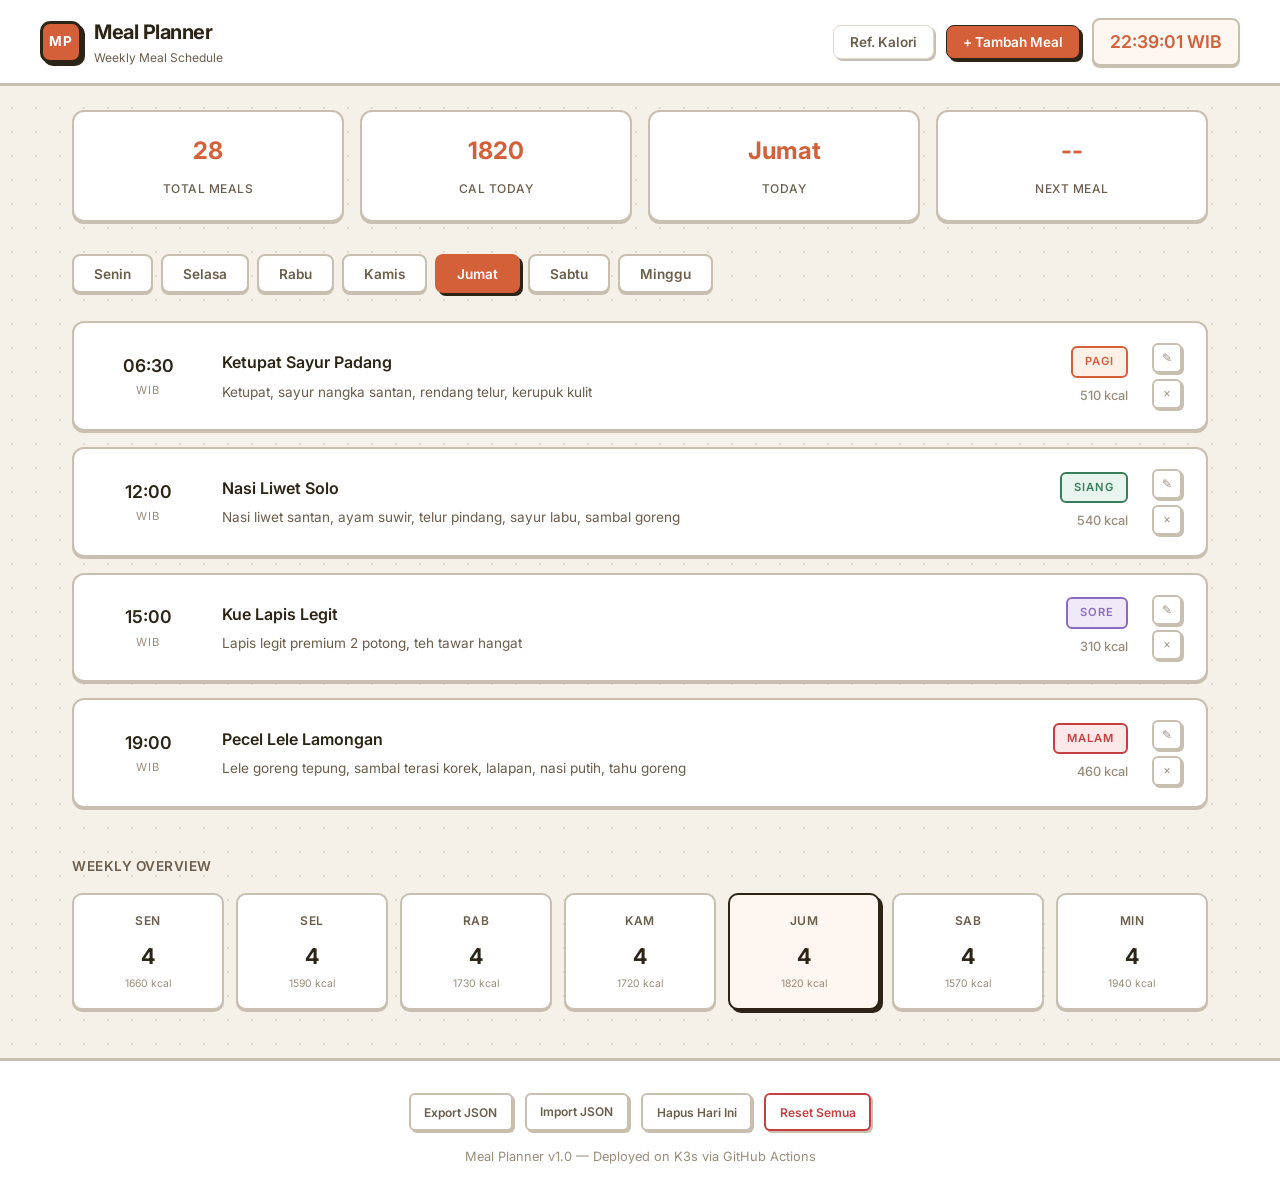
<file: app/index.html>
<!DOCTYPE html>
<html lang="id">
<head>
  <meta charset="UTF-8">
  <meta name="viewport" content="width=device-width, initial-scale=1.0">
  <title>Meal Planner - Weekly Schedule</title>
  <link rel="preconnect" href="https://fonts.googleapis.com">
  <link href="https://fonts.googleapis.com/css2?family=Inter:wght@300;400;500;600;700&display=swap" rel="stylesheet">
  <link rel="stylesheet" href="style.css">
</head>
<body>
  <header>
    <div class="header-content">
      <div class="logo">
        <div class="logo-icon">MP</div>
        <div>
          <h1>Meal Planner</h1>
          <p class="subtitle">Weekly Meal Schedule</p>
        </div>
      </div>
      <div class="header-actions">
        <button class="btn-ref" onclick="toggleCalRef()" title="Referensi Kalori">Ref. Kalori</button>
        <button class="btn-add" onclick="toggleForm()" id="btnAdd">+ Tambah Meal</button>
        <div class="clock" id="clock">--:--:-- WIB</div>
      </div>
    </div>
  </header>

  <!-- FORM TAMBAH MEAL -->
  <div class="form-overlay" id="formOverlay" onclick="toggleForm()"></div>
  <div class="form-panel" id="formPanel">
    <div class="form-header">
      <h2 id="formTitle">Tambah Meal</h2>
      <button class="btn-close" onclick="toggleForm()">&times;</button>
    </div>
    <form id="mealForm" onsubmit="saveMeal(event)">
      <input type="hidden" id="fEditId" value="">
      <div class="form-row">
        <div class="form-group">
          <label>Hari</label>
          <select id="fDay" required>
            <option value="Senin">Senin</option>
            <option value="Selasa">Selasa</option>
            <option value="Rabu">Rabu</option>
            <option value="Kamis">Kamis</option>
            <option value="Jumat">Jumat</option>
            <option value="Sabtu">Sabtu</option>
            <option value="Minggu">Minggu</option>
          </select>
        </div>
        <div class="form-group">
          <label>Jam (WIB)</label>
          <input type="time" id="fTime" required>
        </div>
      </div>
      <div class="form-row">
        <div class="form-group">
          <label>Tipe</label>
          <select id="fType" required>
            <option value="breakfast">Sarapan (Pagi)</option>
            <option value="lunch">Makan Siang</option>
            <option value="snack">Snack (Sore)</option>
            <option value="dinner">Makan Malam</option>
          </select>
        </div>
        <div class="form-group">
          <label>Kalori (kcal) <span class="hint">lihat Ref. Kalori</span></label>
          <input type="number" id="fCal" min="0" max="5000" placeholder="cth: 450" required>
        </div>
      </div>
      <div class="form-group">
        <label>Nama Makanan</label>
        <input type="text" id="fName" placeholder="cth: Nasi Goreng Kampung" required maxlength="100">
      </div>
      <div class="form-group">
        <label>Deskripsi / Komposisi</label>
        <input type="text" id="fDesc" placeholder="cth: Nasi goreng kecap, telur, ayam suwir, kerupuk" maxlength="200">
      </div>
      <div class="form-buttons">
        <button type="button" class="btn-cancel" onclick="toggleForm()">Batal</button>
        <button type="submit" class="btn-submit">Simpan</button>
      </div>
    </form>
  </div>

  <!-- REFERENSI KALORI -->
  <div class="form-overlay" id="refOverlay" onclick="toggleCalRef()"></div>
  <div class="ref-panel" id="refPanel">
    <div class="form-header">
      <h2>Referensi Kalori Makanan</h2>
      <button class="btn-close" onclick="toggleCalRef()">&times;</button>
    </div>
    <div class="ref-search">
      <input type="text" id="refSearch" placeholder="Cari makanan..." oninput="filterRef()">
    </div>
    <div class="ref-list" id="refList"></div>
    <p class="ref-note">* Estimasi per porsi standar. Kalori aktual bervariasi tergantung porsi dan cara masak.</p>
  </div>

  <main>
    <section class="stats-bar">
      <div class="stat-item">
        <span class="stat-value" id="totalMeals">0</span>
        <span class="stat-label">Total Meals</span>
      </div>
      <div class="stat-item">
        <span class="stat-value" id="todayCalories">0</span>
        <span class="stat-label">Cal Today</span>
      </div>
      <div class="stat-item">
        <span class="stat-value" id="currentDay">--</span>
        <span class="stat-label">Today</span>
      </div>
      <div class="stat-item">
        <span class="stat-value" id="nextMeal">--</span>
        <span class="stat-label">Next Meal</span>
      </div>
    </section>

    <nav class="day-tabs" id="dayTabs"></nav>

    <div class="empty-state" id="emptyState" style="display:none">
      <p class="empty-title">Belum ada jadwal makan untuk hari ini</p>
      <p class="empty-sub">Klik "+ Tambah Meal" untuk mulai menambah menu</p>
    </div>

    <section class="schedule-container" id="scheduleContainer"></section>

    <section class="week-overview">
      <h2>Weekly Overview</h2>
      <div class="overview-grid" id="overviewGrid"></div>
    </section>
  </main>

  <footer>
    <div class="footer-actions">
      <button class="btn-export" onclick="exportData()">Export JSON</button>
      <label class="btn-import">Import JSON<input type="file" accept=".json" onchange="importData(event)" hidden></label>
      <button class="btn-clear-day" onclick="clearDay()">Hapus Hari Ini</button>
      <button class="btn-danger" onclick="resetAll()">Reset Semua</button>
    </div>
    <p>Meal Planner v1.0 &mdash; Deployed on K3s via GitHub Actions</p>
  </footer>

  <script src="app.js"></script>
</body>
</html>
</file>
<file: app/style.css>
:root {
  --bg-primary: #f5f0e8;
  --bg-secondary: #ffffff;
  --bg-card: #ffffff;
  --bg-card-hover: #faf7f2;
  --border: #e0d8cc;
  --border-thick: #c8bfb0;
  --text-primary: #2c2416;
  --text-secondary: #6b5e4d;
  --text-muted: #9a8d7c;
  --accent: #d4603a;
  --accent-light: #e07a56;
  --breakfast: #d4603a;
  --lunch: #3a7d5c;
  --snack: #8b6bbf;
  --dinner: #c44040;
  --tag-bg: #fef6f0;
  --shadow: 0 2px 0 var(--border-thick);
  --shadow-hover: 0 4px 0 var(--border-thick);
}

* {
  margin: 0;
  padding: 0;
  box-sizing: border-box;
}

body {
  font-family: 'Inter', -apple-system, sans-serif;
  background: var(--bg-primary);
  color: var(--text-primary);
  min-height: 100vh;
  line-height: 1.6;
  background-image: radial-gradient(circle, #e0d8cc 1px, transparent 1px);
  background-size: 24px 24px;
}

/* === HEADER === */
header {
  background: var(--bg-secondary);
  border-bottom: 3px solid var(--border-thick);
  padding: 1rem 2rem;
  position: sticky;
  top: 0;
  z-index: 100;
}

.header-content {
  max-width: 1200px;
  margin: 0 auto;
  display: flex;
  justify-content: space-between;
  align-items: center;
}

.logo {
  display: flex;
  align-items: center;
  gap: 0.75rem;
}

.logo-icon {
  width: 42px;
  height: 42px;
  background: var(--accent);
  border-radius: 10px;
  border: 3px solid var(--text-primary);
  box-shadow: 3px 3px 0 var(--text-primary);
  display: flex;
  align-items: center;
  justify-content: center;
  font-weight: 700;
  font-size: 0.85rem;
  letter-spacing: 1px;
  color: #fff;
}

.logo h1 {
  font-size: 1.25rem;
  font-weight: 700;
  letter-spacing: -0.5px;
}

.subtitle {
  font-size: 0.75rem;
  color: var(--text-secondary);
  font-weight: 400;
}

.clock {
  font-family: 'Inter', monospace;
  font-size: 1.1rem;
  font-weight: 600;
  color: var(--accent);
  background: var(--tag-bg);
  padding: 0.5rem 1rem;
  border-radius: 8px;
  border: 2px solid var(--border-thick);
  box-shadow: var(--shadow);
}

.header-actions {
  display: flex;
  align-items: center;
  gap: 0.75rem;
}

.btn-add, .btn-ref {
  padding: 0.5rem 1rem;
  border-radius: 8px;
  font-size: 0.85rem;
  font-weight: 600;
  cursor: pointer;
  font-family: inherit;
  border: 1px solid var(--border);
  transition: all 0.2s;
}

.btn-add {
  background: var(--accent);
  color: #fff;
  border-color: var(--text-primary);
  box-shadow: 3px 3px 0 var(--text-primary);
}

.btn-add:hover {
  background: var(--accent-light);
  transform: translateY(-2px);
  box-shadow: 4px 4px 0 var(--text-primary);
}

.btn-ref {
  background: var(--bg-card);
  color: var(--text-secondary);
  box-shadow: 2px 2px 0 var(--border-thick);
}

.btn-ref:hover {
  background: var(--bg-card-hover);
  color: var(--text-primary);
  transform: translateY(-2px);
  box-shadow: 3px 3px 0 var(--border-thick);
}

/* === FORM PANEL === */
.form-overlay, #refOverlay {
  display: none;
  position: fixed;
  inset: 0;
  background: rgba(0, 0, 0, 0.6);
  z-index: 200;
  backdrop-filter: blur(4px);
}

.form-overlay.show, #refOverlay.show {
  display: block;
}

.form-panel, .ref-panel {
  display: none;
  position: fixed;
  top: 50%;
  left: 50%;
  transform: translate(-50%, -50%);
  background: var(--bg-secondary);
  border: 3px solid var(--text-primary);
  border-radius: 16px;
  padding: 1.75rem;
  z-index: 300;
  width: 90%;
  max-width: 520px;
  max-height: 85vh;
  overflow-y: auto;
  box-shadow: 6px 6px 0 var(--text-primary);
}

.form-panel.show, .ref-panel.show {
  display: block;
}

.form-header {
  display: flex;
  justify-content: space-between;
  align-items: center;
  margin-bottom: 1.5rem;
}

.form-header h2 {
  font-size: 1.1rem;
  font-weight: 600;
}

.btn-close {
  background: none;
  border: none;
  color: var(--text-muted);
  font-size: 1.5rem;
  cursor: pointer;
  padding: 0 0.25rem;
  line-height: 1;
}

.btn-close:hover {
  color: var(--text-primary);
}

.form-row {
  display: grid;
  grid-template-columns: 1fr 1fr;
  gap: 0.75rem;
}

.form-group {
  margin-bottom: 1rem;
}

.form-group label {
  display: block;
  font-size: 0.78rem;
  font-weight: 500;
  color: var(--text-secondary);
  margin-bottom: 0.35rem;
  text-transform: uppercase;
  letter-spacing: 0.3px;
}

.form-group .hint {
  font-size: 0.65rem;
  color: var(--accent-light);
  text-transform: none;
  letter-spacing: 0;
}

.form-group input,
.form-group select {
  width: 100%;
  padding: 0.6rem 0.75rem;
  background: #faf7f2;
  border: 2px solid var(--border-thick);
  border-radius: 8px;
  color: var(--text-primary);
  font-size: 0.9rem;
  font-family: inherit;
  outline: none;
  transition: all 0.2s;
  box-shadow: inset 0 1px 3px rgba(0,0,0,0.06);
}

.form-group input:focus,
.form-group select:focus {
  border-color: var(--accent);
  box-shadow: 0 0 0 3px rgba(212, 96, 58, 0.15);
}

.form-group input::placeholder {
  color: var(--text-muted);
}

.form-buttons {
  display: flex;
  gap: 0.75rem;
  margin-top: 0.5rem;
}

.btn-submit {
  flex: 1;
  padding: 0.65rem;
  background: var(--accent);
  color: #fff;
  border: 2px solid var(--text-primary);
  border-radius: 8px;
  font-size: 0.9rem;
  font-weight: 600;
  cursor: pointer;
  font-family: inherit;
  transition: all 0.15s;
  box-shadow: 3px 3px 0 var(--text-primary);
}

.btn-submit:hover {
  background: var(--accent-light);
  transform: translateY(-2px);
  box-shadow: 4px 4px 0 var(--text-primary);
}

.btn-cancel {
  padding: 0.65rem 1.25rem;
  background: var(--bg-card);
  color: var(--text-secondary);
  border: 2px solid var(--border-thick);
  border-radius: 8px;
  font-size: 0.9rem;
  font-weight: 500;
  cursor: pointer;
  font-family: inherit;
  box-shadow: 2px 2px 0 var(--border-thick);
}

.btn-cancel:hover {
  background: var(--bg-card-hover);
  transform: translateY(-1px);
  box-shadow: 3px 3px 0 var(--border-thick);
}

/* === CALORIE REFERENCE PANEL === */
.ref-panel {
  max-width: 600px;
}

.ref-search input {
  width: 100%;
  padding: 0.6rem 0.75rem;
  background: #faf7f2;
  border: 2px solid var(--border-thick);
  border-radius: 8px;
  color: var(--text-primary);
  font-size: 0.9rem;
  font-family: inherit;
  outline: none;
  margin-bottom: 1rem;
}

.ref-search input:focus {
  border-color: var(--accent);
  box-shadow: 0 0 0 3px rgba(212, 96, 58, 0.15);
}

.ref-search input::placeholder {
  color: var(--text-muted);
}

.ref-list {
  max-height: 50vh;
  overflow-y: auto;
}

.ref-category {
  font-size: 0.75rem;
  font-weight: 600;
  color: var(--accent-light);
  text-transform: uppercase;
  letter-spacing: 0.5px;
  margin: 1rem 0 0.5rem;
  padding-bottom: 0.35rem;
  border-bottom: 1px solid var(--border);
}

.ref-item {
  display: flex;
  justify-content: space-between;
  align-items: center;
  padding: 0.5rem 0.5rem;
  border-radius: 6px;
  cursor: pointer;
  transition: background 0.15s;
}

.ref-item:hover {
  background: var(--tag-bg);
}

.ref-item .ref-name {
  font-size: 0.85rem;
  color: var(--text-primary);
}

.ref-item .ref-cal {
  font-size: 0.8rem;
  color: var(--text-muted);
  font-weight: 500;
  white-space: nowrap;
}

.ref-note {
  font-size: 0.7rem;
  color: var(--text-muted);
  margin-top: 1rem;
  text-align: center;
}

/* === EMPTY STATE === */
.empty-state {
  text-align: center;
  padding: 3rem 1rem;
}

.empty-title {
  font-size: 1rem;
  color: var(--text-secondary);
  font-weight: 500;
  margin-bottom: 0.5rem;
}

.empty-sub {
  font-size: 0.85rem;
  color: var(--text-muted);
}

/* === MAIN === */
main {
  max-width: 1200px;
  margin: 0 auto;
  padding: 1.5rem 2rem 3rem;
}

/* === STATS BAR === */
.stats-bar {
  display: grid;
  grid-template-columns: repeat(4, 1fr);
  gap: 1rem;
  margin-bottom: 2rem;
}

.stat-item {
  background: var(--bg-card);
  border: 2px solid var(--border-thick);
  border-radius: 12px;
  padding: 1.25rem;
  text-align: center;
  transition: all 0.2s;
  box-shadow: var(--shadow);
}

.stat-item:hover {
  border-color: var(--accent);
  box-shadow: var(--shadow-hover);
  transform: translateY(-2px);
}

.stat-value {
  display: block;
  font-size: 1.5rem;
  font-weight: 700;
  color: var(--accent);
  margin-bottom: 0.25rem;
}

.stat-label {
  font-size: 0.75rem;
  color: var(--text-secondary);
  text-transform: uppercase;
  letter-spacing: 0.5px;
  font-weight: 500;
}

/* === DAY TABS === */
.day-tabs {
  display: flex;
  gap: 0.5rem;
  margin-bottom: 1.5rem;
  overflow-x: auto;
  padding-bottom: 0.25rem;
}

.day-tab {
  padding: 0.6rem 1.25rem;
  background: var(--bg-card);
  border: 2px solid var(--border-thick);
  border-radius: 8px;
  color: var(--text-secondary);
  font-size: 0.85rem;
  font-weight: 600;
  cursor: pointer;
  transition: all 0.15s;
  white-space: nowrap;
  font-family: inherit;
  box-shadow: var(--shadow);
}

.day-tab:hover {
  background: var(--bg-card-hover);
  color: var(--text-primary);
  transform: translateY(-2px);
  box-shadow: var(--shadow-hover);
}

.day-tab.active {
  background: var(--accent);
  border-color: var(--text-primary);
  color: #fff;
  box-shadow: 3px 3px 0 var(--text-primary);
}

.day-tab.today {
  border-color: var(--accent);
}

/* === SCHEDULE CONTAINER === */
.schedule-container {
  display: grid;
  gap: 1rem;
  margin-bottom: 3rem;
}

.meal-card {
  background: var(--bg-card);
  border: 2px solid var(--border-thick);
  border-radius: 12px;
  padding: 1.25rem 1.5rem;
  display: grid;
  grid-template-columns: 100px 1fr auto auto;
  gap: 1.5rem;
  align-items: center;
  transition: all 0.2s;
  animation: fadeIn 0.3s ease forwards;
  opacity: 0;
  box-shadow: var(--shadow);
}

.meal-card:hover {
  border-color: var(--accent);
  transform: translateY(-3px);
  box-shadow: 0 6px 0 var(--border-thick);
}

@keyframes fadeIn {
  to { opacity: 1; transform: translateY(0); }
}

.meal-time {
  text-align: center;
}

.meal-time .time {
  font-size: 1.1rem;
  font-weight: 600;
  color: var(--text-primary);
}

.meal-time .period {
  font-size: 0.7rem;
  color: var(--text-muted);
  text-transform: uppercase;
  letter-spacing: 1px;
  margin-top: 0.15rem;
}

.meal-info h3 {
  font-size: 1rem;
  font-weight: 600;
  margin-bottom: 0.35rem;
}

.meal-info .description {
  font-size: 0.85rem;
  color: var(--text-secondary);
  line-height: 1.5;
}

.meal-meta {
  display: flex;
  flex-direction: column;
  align-items: flex-end;
  gap: 0.5rem;
}

.meal-tag {
  font-size: 0.7rem;
  font-weight: 600;
  text-transform: uppercase;
  letter-spacing: 1px;
  padding: 0.3rem 0.75rem;
  border-radius: 6px;
}

.meal-tag.breakfast {
  background: #fef0e6;
  color: var(--breakfast);
  border: 2px solid var(--breakfast);
}

.meal-tag.lunch {
  background: #e8f5ee;
  color: var(--lunch);
  border: 2px solid var(--lunch);
}

.meal-tag.snack {
  background: #f0eaf8;
  color: var(--snack);
  border: 2px solid var(--snack);
}

.meal-tag.dinner {
  background: #fce8e8;
  color: var(--dinner);
  border: 2px solid var(--dinner);
}

.calories {
  font-size: 0.8rem;
  color: var(--text-muted);
  font-weight: 500;
}

/* === WEEK OVERVIEW === */
.week-overview {
  margin-top: 2rem;
}

.week-overview h2 {
  font-size: 1.1rem;
  font-weight: 600;
  margin-bottom: 1rem;
  color: var(--text-secondary);
  text-transform: uppercase;
  letter-spacing: 0.5px;
  font-size: 0.85rem;
}

.overview-grid {
  display: grid;
  grid-template-columns: repeat(7, 1fr);
  gap: 0.75rem;
}

.overview-card {
  background: var(--bg-card);
  border: 2px solid var(--border-thick);
  border-radius: 10px;
  padding: 1rem;
  text-align: center;
  cursor: pointer;
  transition: all 0.15s;
  box-shadow: var(--shadow);
}

.overview-card:hover {
  border-color: var(--accent);
  transform: translateY(-2px);
  box-shadow: var(--shadow-hover);
}

.overview-card.active {
  border-color: var(--text-primary);
  background: var(--tag-bg);
  box-shadow: 3px 3px 0 var(--text-primary);
}

.overview-card .day-name {
  font-size: 0.75rem;
  font-weight: 600;
  color: var(--text-secondary);
  text-transform: uppercase;
  letter-spacing: 0.5px;
  margin-bottom: 0.5rem;
}

.overview-card .meal-count {
  font-size: 1.35rem;
  font-weight: 700;
  color: var(--text-primary);
}

.overview-card .meal-count-label {
  font-size: 0.65rem;
  color: var(--text-muted);
  margin-top: 0.15rem;
}

/* === FOOTER === */
footer {
  text-align: center;
  padding: 2rem;
  border-top: 3px solid var(--border-thick);
  color: var(--text-muted);
  font-size: 0.8rem;
  background: var(--bg-secondary);
}

.footer-actions {
  display: flex;
  justify-content: center;
  gap: 0.75rem;
  margin-bottom: 1rem;
  flex-wrap: wrap;
}

.footer-actions button,
.footer-actions label {
  padding: 0.45rem 0.85rem;
  border-radius: 6px;
  font-size: 0.75rem;
  font-weight: 600;
  cursor: pointer;
  font-family: inherit;
  border: 2px solid var(--border-thick);
  background: var(--bg-card);
  color: var(--text-secondary);
  transition: all 0.15s;
  box-shadow: 2px 2px 0 var(--border-thick);
}

.footer-actions button:hover,
.footer-actions label:hover {
  background: var(--bg-card-hover);
  color: var(--text-primary);
  transform: translateY(-1px);
  box-shadow: 3px 3px 0 var(--border-thick);
}

.btn-danger {
  border-color: var(--dinner) !important;
  color: var(--dinner) !important;
}

.btn-danger:hover {
  background: #fce8e8 !important;
  box-shadow: 3px 3px 0 var(--dinner) !important;
}

/* === MEAL CARD ACTIONS === */
.meal-actions {
  display: flex;
  flex-direction: column;
  gap: 0.35rem;
}

.meal-actions button {
  background: var(--bg-card);
  border: 2px solid var(--border-thick);
  color: var(--text-muted);
  width: 30px;
  height: 30px;
  border-radius: 6px;
  cursor: pointer;
  font-size: 0.75rem;
  display: flex;
  align-items: center;
  justify-content: center;
  transition: all 0.15s;
  box-shadow: 2px 2px 0 var(--border-thick);
}

.meal-actions .btn-edit:hover {
  background: rgba(79, 125, 249, 0.15);
  color: var(--accent-light);
  border-color: var(--accent);
}

.meal-actions .btn-del:hover {
  background: rgba(217, 79, 92, 0.15);
  color: var(--dinner);
  border-color: var(--dinner);
}

/* === RESPONSIVE === */
@media (max-width: 900px) {
  .stats-bar {
    grid-template-columns: repeat(2, 1fr);
  }
  .overview-grid {
    grid-template-columns: repeat(4, 1fr);
  }
}

@media (max-width: 640px) {
  header { padding: 0.75rem 1rem; }
  main { padding: 1rem; }

  .meal-card {
    grid-template-columns: 80px 1fr;
    gap: 1rem;
  }
  .meal-meta {
    grid-column: 1 / -1;
    flex-direction: row;
    align-items: center;
  }
  .overview-grid {
    grid-template-columns: repeat(3, 1fr);
  }
  .stats-bar {
    grid-template-columns: repeat(2, 1fr);
  }
  .clock { display: none; }
}
</file>
